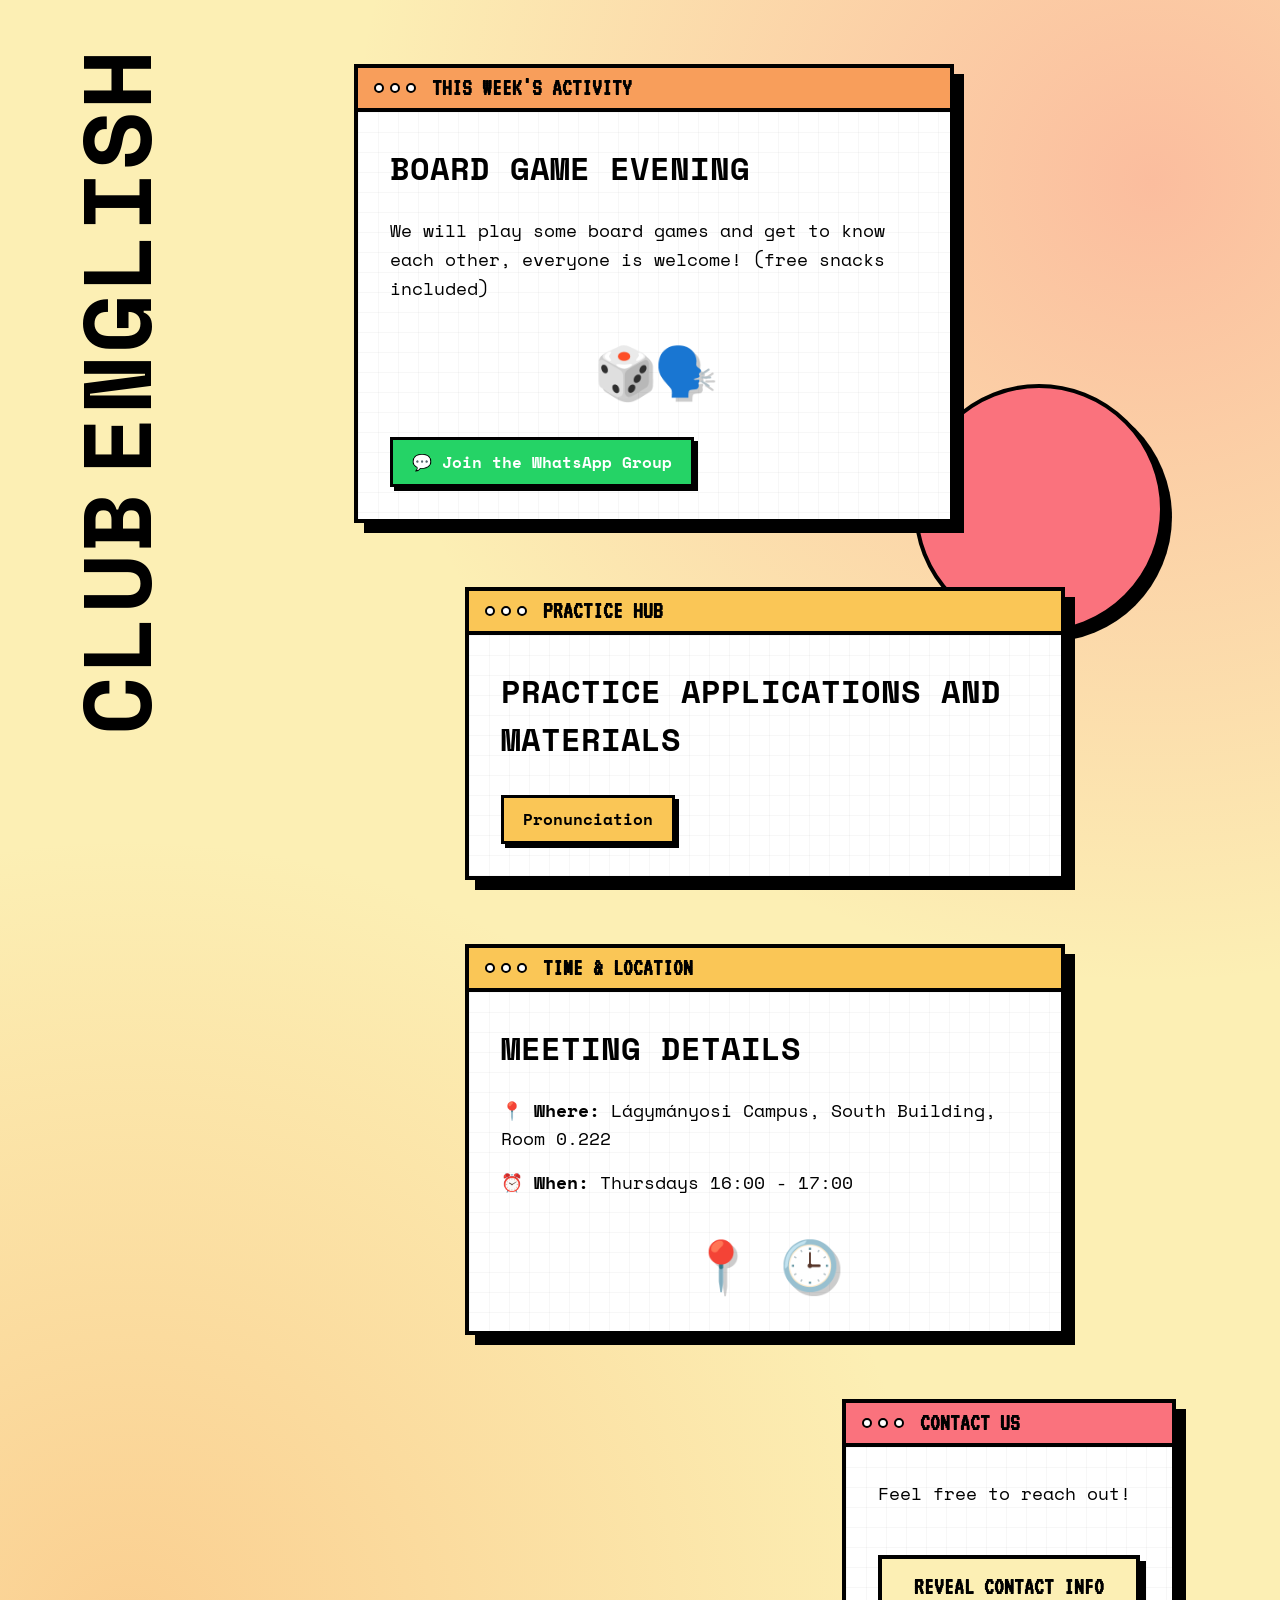
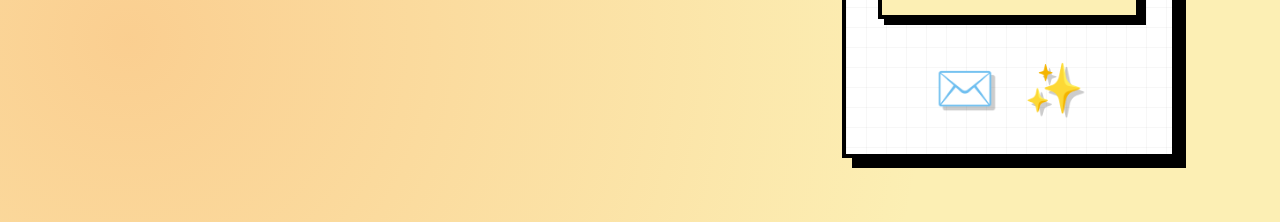
<file: index.html>
<!DOCTYPE html>
<html lang="en">
<head>
    <meta charset="UTF-8">
    <meta name="viewport" content="width=device-width, initial-scale=1.0">
    <title>English Club</title>
    <meta name="description" content="Weekly events and contact information for our school's English Club.">
    <link rel="stylesheet" href="style.css">
    <link href="https://fonts.googleapis.com/css2?family=VT323&family=Space+Mono:ital,wght@0,400;0,700;1,400;1,700&display=swap" rel="stylesheet">
</head>
<body>
    <div class="container">
        <aside class="sidebar">
            <h1 class="vertical-text">ENGLISH</h1>
            <h1 class="vertical-text club-text">CLUB</h1>
        </aside>

        <main class="content">
            <div class="window event-window">
                <div class="window-header">
                    <div class="window-dots">
                        <span></span>
                        <span></span>
                        <span></span>
                    </div>
                    <span class="window-title">THIS WEEK'S ACTIVITY</span>
                </div>
                <div class="window-content">
                    <h2>Board Game Evening</h2>
                    <p style="font-size:large;">We will play some board games and get to know each other, everyone is welcome! (free snacks included)</p>
                    <div class="pixel-art">🎲🗣️</div>
                    <div class="event-actions">
                        <a id="whatsapp-btn" href="#" class="whatsapp-btn">💬 Join the WhatsApp Group</a>
                    </div>
                </div>
            </div>

            <div class="window practice-window">
                <div class="window-header">
                    <div class="window-dots">
                        <span></span>
                        <span></span>
                        <span></span>
                    </div>
                    <span class="window-title">PRACTICE HUB</span>
                </div>
                <div class="window-content">
                    <h2>Practice Applications and Materials</h2>
                    <div class="event-actions">
                        <a href="./pronunciation-app/index.html" class="register-btn">Pronunciation</a>
                    </div>
                </div>
            </div>

            <div class="window location-window">
                <div class="window-header">
                    <div class="window-dots">
                        <span></span>
                        <span></span>
                        <span></span>
                    </div>
                    <span class="window-title">TIME & LOCATION</span>
                </div>
                <div class="window-content">
                    <h2>Meeting Details</h2>
                    <p><strong>📍 Where:</strong> Lágymányosi Campus, South Building, Room 0.222</p>
                    <p><strong>⏰ When:</strong> Thursdays 16:00 - 17:00</p>
                    <div class="pixel-art">📍 🕒</div>
                </div>
            </div>

            <div class="window contact-window">
                <div class="window-header">
                    <div class="window-dots">
                        <span></span>
                        <span></span>
                        <span></span>
                    </div>
                    <span class="window-title">CONTACT US</span>
                </div>
                <div class="window-content">
                    <p>Feel free to reach out!</p>
                    <div id="contact-container" class="contact-box">
                        <button id="reveal-btn" class="retro-btn">Reveal Contact Info</button>
                        <div id="contact-info" class="hidden"></div>
                    </div>
                    <div class="pixel-art">✉️ ✨</div>
                </div>
            </div>
            
            <div class="decorations">
                <div class="deco-box orange-box"></div>
                <div class="deco-box pink-circle"></div>
                <div class="deco-pattern"></div>
            </div>
        </main>
    </div>
    <script src="script.js"></script>
</body>
</html>
</file>
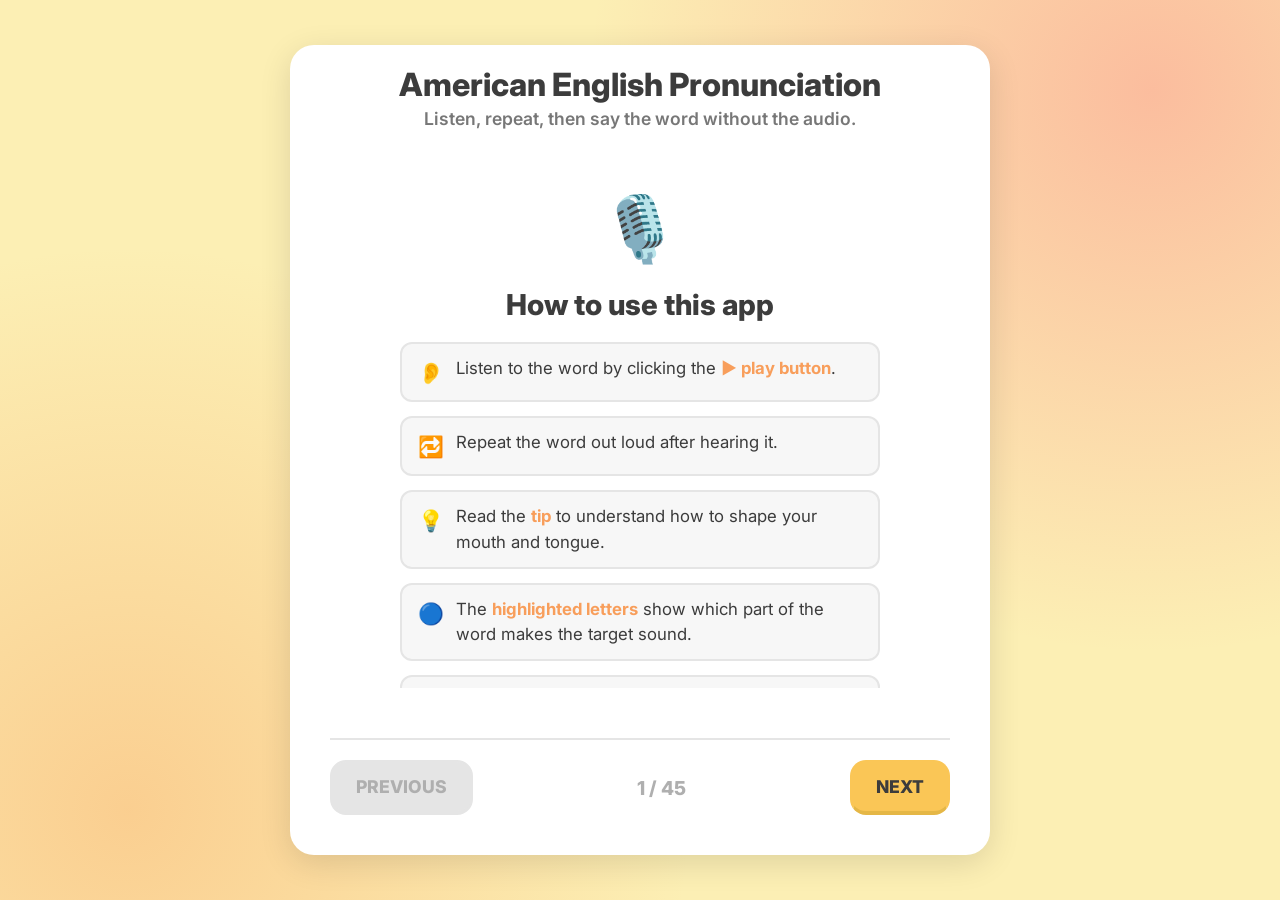
<file: pronunciation-app/index.html>
<!DOCTYPE html>
<html lang="en">
<head>
    <meta charset="UTF-8">
    <meta name="viewport" content="width=device-width, initial-scale=1.0">
    <title>American English Pronunciation</title>
    <meta name="description" content="Interactive American English Pronunciation Practice">
    <link rel="stylesheet" href="style.css">
    <link href="https://fonts.googleapis.com/css2?family=Inter:wght@400;600;800&display=swap" rel="stylesheet">
</head>
<body>
    <div class="app-container">
        <header class="app-header">
            <h1>American English Pronunciation</h1>
            <p>Listen, repeat, then say the word without the audio.</p>
        </header>

        <main id="slide-container" class="slide-container">
            <!-- Slide content will be injected here by JS -->
        </main>

        <nav class="navigation">
            <button id="prev-btn" class="nav-btn" disabled>Previous</button>
            <span id="slide-indicator">1 / 45</span>
            <button id="next-btn" class="nav-btn">Next</button>
        </nav>
    </div>
    <!-- Celebration Overlay -->
    <div id="celebration-overlay">
        <canvas id="confetti-canvas"></canvas>
        <div class="celebration-card fade-in">
            <div class="celebration-emoji">🏆</div>
            <h2>You did it!</h2>
            <p>You've practised all <strong>44 sounds</strong> of American English.<br>Keep it up and your pronunciation will be amazing!</p>
            <button class="celebration-btn" onclick="closeCelebration()">Start Over</button>
        </div>
    </div>
    <script src="main.js"></script>
</body>
</html>
</file>
<file: style.css>
:root {
    --bg-color: #fcefb4; /* Pale yellow */
    --window-bg: #ffffff;
    --text-color: #000000;
    --border-color: #000000;
    --pink: #fa727d;
    --orange: #f89e5b;
    --gold: #fac656;
}

* {
    box-sizing: border-box;
    margin: 0;
    padding: 0;
}

body {
    background-color: var(--bg-color);
    color: var(--text-color);
    font-family: 'Space Mono', monospace;
    background-image: 
        radial-gradient(circle at 10% 90%, rgba(248, 158, 91, 0.4) 0%, transparent 40%),
        radial-gradient(circle at 90% 10%, rgba(250, 114, 125, 0.4) 0%, transparent 40%);
    min-height: 100vh;
    overflow-x: hidden;
    position: relative;
    cursor: crosshair;
}

.container {
    display: flex;
    flex-wrap: wrap;
    max-width: 1200px;
    margin: 0 auto;
    padding: 2rem;
    min-height: 100vh;
}

.sidebar {
    width: 250px;
    display: flex;
    flex-direction: column;
    justify-content: flex-start;
    position: relative;
    z-index: 5;
}

.vertical-text {
    writing-mode: vertical-rl;
    text-orientation: mixed;
    transform: rotate(180deg);
    font-size: 6rem;
    font-weight: 900;
    line-height: 0.9;
    margin-top: 1rem;
    letter-spacing: 2px;
    text-transform: uppercase;
    font-family: 'Space Mono', monospace, sans-serif;
}

.club-text {
    color: var(--text-color);
}

.subtitle {
    margin-top: 2rem;
    font-size: 1.5rem;
    font-weight: bold;
    font-family: 'VT323', monospace;
    font-size: 2.5rem;
}

.content {
    flex: 1;
    display: flex;
    flex-direction: column;
    gap: 4rem;
    padding: 2rem;
    position: relative;
    min-width: 300px;
}

@keyframes float {
    0% { transform: translateY(0px) rotate(0deg); }
    25% { transform: translateY(-5px) rotate(1deg); }
    50% { transform: translateY(-10px) rotate(0deg); }
    75% { transform: translateY(-5px) rotate(-1deg); }
    100% { transform: translateY(0px) rotate(0deg); }
}

.window {
    background: var(--window-bg);
    border: 4px solid var(--border-color);
    box-shadow: 10px 10px 0 rgba(0,0,0,1);
    position: relative;
    z-index: 10;
    animation: float 8s ease-in-out infinite;
    max-width: 600px;
}

.event-window {
    align-self: flex-start;
    animation-delay: 0s;
}

.practice-window {
    align-self: center;
    animation-delay: 1s;
}

.location-window {
    align-self: center;
    animation-delay: 2s;
}

.contact-window {
    align-self: flex-end;
    animation-delay: 3s;
}

.window-header {
    background: var(--gold);
    border-bottom: 4px solid var(--border-color);
    padding: 0.5rem 1rem;
    display: flex;
    gap: 1rem;
    font-weight: bold;
    font-family: 'VT323', monospace;
    font-size: 1.5rem;
    align-items: center;
}

.window-dots {
    display: flex;
    gap: 6px;
    align-items: center;
    flex-shrink: 0;
}

.window-dots span {
    width: 10px;
    height: 10px;
    border-radius: 50%;
    border: 2px solid var(--border-color);
    background: #ffffff;
    display: inline-block;
}

.event-window .window-header {
    background: var(--orange);
}

.contact-window .window-header {
    background: var(--pink);
}

.window-content {
    padding: 2rem;
    display: flex;
    flex-direction: column;
    gap: 1rem;
    background-image: linear-gradient(rgba(0,0,0,0.03) 1px, transparent 1px),
    linear-gradient(90deg, rgba(0,0,0,0.03) 1px, transparent 1px);
    background-size: 20px 20px;
}

.window-content h2 {
    font-size: 2rem;
    text-transform: uppercase;
    font-weight: 900;
    margin-bottom: 0.5rem;
}

.window-content p {
    font-size: 1.1rem;
    line-height: 1.6;
}

.pixel-art {
    font-size: 3rem;
    align-self: center;
    margin-top: 1rem;
    filter: drop-shadow(4px 4px 0px rgba(0,0,0,0.2));
}

.retro-btn {
    background: var(--bg-color);
    border: 4px solid var(--border-color);
    padding: 1rem 2rem;
    font-family: 'VT323', monospace;
    font-weight: bold;
    font-size: 1.5rem;
    cursor: pointer;
    box-shadow: 6px 6px 0 rgba(0,0,0,1);
    transition: all 0.1s;
    text-transform: uppercase;
    margin-top: 1rem;
}

.retro-btn:hover {
    background: var(--gold);
}

.retro-btn:active {
    transform: translate(6px, 6px);
    box-shadow: 0 0 0 rgba(0,0,0,1);
}

.contact-box {
    margin-top: 1rem;
    text-align: center;
}

.hidden {
    display: none !important;
}

#contact-info {
    margin-top: 1rem;
    padding: 1.5rem;
    background: var(--gold);
    border: 4px dashed var(--border-color);
    font-size: 1.5rem;
    font-weight: bold;
    font-family: 'Space Mono', monospace;
    animation: popIn 0.3s cubic-bezier(0.175, 0.885, 0.32, 1.275);
}

#contact-info a {
    color: var(--text-color);
    text-decoration: none;
    border-bottom: 2px solid var(--text-color);
}

#contact-info a:hover {
    background: var(--text-color);
    color: var(--gold);
}

.whatsapp-btn {
    display: inline-block;
    margin-top: 0.5rem;
    background: #25D366 !important;
    color: #ffffff !important;
    border: 3px solid var(--border-color);
    padding: 0.6rem 1.2rem;
    font-family: 'Space Mono', monospace;
    font-weight: bold;
    font-size: 1rem;
    text-decoration: none !important;
    box-shadow: 4px 4px 0 rgba(0,0,0,1);
    transition: all 0.1s;
}

.whatsapp-btn:hover {
    background: #1eaa53 !important;
    color: #ffffff !important;
    transform: translate(-2px, -2px);
    box-shadow: 6px 6px 0 rgba(0,0,0,1);
}

.whatsapp-btn:active {
    transform: translate(2px, 2px);
    box-shadow: 2px 2px 0 rgba(0,0,0,1);
}

.event-actions {
    display: flex;
    flex-wrap: wrap;
    gap: 0.8rem;
    margin-top: 0.5rem;
}

.register-btn {
    display: inline-block;
    background: var(--gold) !important;
    color: var(--text-color) !important;
    border: 3px solid var(--border-color);
    padding: 0.6rem 1.2rem;
    font-family: 'Space Mono', monospace;
    font-weight: bold;
    font-size: 1rem;
    text-decoration: none !important;
    box-shadow: 4px 4px 0 rgba(0,0,0,1);
    transition: all 0.1s;
}

.register-btn:hover {
    background: #e5b746 !important;
    color: var(--text-color) !important;
    transform: translate(-2px, -2px);
    box-shadow: 6px 6px 0 rgba(0,0,0,1);
}

.register-btn:active {
    transform: translate(2px, 2px);
    box-shadow: 2px 2px 0 rgba(0,0,0,1);
}

@keyframes popIn {
    0% { transform: scale(0.8); opacity: 0; }
    100% { transform: scale(1); opacity: 1; }
}

/* Background Decorations */
.decorations {
    position: absolute;
    top: 0;
    left: 0;
    width: 100%;
    height: 100%;
    pointer-events: none;
    z-index: 1;
}

.deco-box {
    position: absolute;
    border: 4px solid var(--border-color);
}

.orange-box {
    width: 150px;
    height: 150px;
    background: var(--orange);
    bottom: 10%;
    right: 10%;
    box-shadow: 8px 8px 0 rgba(0,0,0,1);
    transform: rotate(15deg);
}

.pink-circle {
    width: 250px;
    height: 250px;
    background: var(--pink);
    border-radius: 50%;
    top: 20%;
    right: 5%;
    box-shadow: 8px 8px 0 rgba(0,0,0,1);
}

@media (max-width: 768px) {
    html, body {
        overflow-x: hidden;
    }

    .container {
        flex-direction: column;
        padding: 1rem;
        padding-bottom: 4rem;
        min-height: auto;
    }
    
    .vertical-text {
        writing-mode: horizontal-tb;
        transform: none;
        font-size: 2.8rem;
        margin-top: 0;
        letter-spacing: 0px;
    }
    
    .sidebar {
        width: 100%;
        margin-bottom: 1.5rem;
    }

    .content {
        padding: 0;
        gap: 2rem;
    }
    
    .window {
        width: 100%;
        max-width: 100%;
        align-self: center;
        box-shadow: 6px 6px 0 rgba(0,0,0,1);
    }
    
    .window-header {
        font-size: 1.1rem;
        padding: 0.4rem 0.8rem;
    }

    .window-content {
        padding: 1rem;
    }

    .window-content h2 {
        font-size: 1.3rem;
    }

    .window-content p {
        font-size: 0.9rem;
    }

    .retro-btn {
        font-size: 1rem;
        padding: 0.6rem 1rem;
        box-shadow: 4px 4px 0 rgba(0,0,0,1);
    }

    #contact-info {
        font-size: 0.95rem;
        padding: 0.8rem;
        word-break: break-word;
    }

    .decorations {
        display: none;
    }
}
</file>
<file: pronunciation-app/style.css>
* {
    box-sizing: border-box;
    margin: 0;
    padding: 0;
}

body {
    font-family: 'Inter', sans-serif;
    background-color: #fcefb4;
    background-image: 
        radial-gradient(circle at 10% 90%, rgba(248, 158, 91, 0.4) 0%, transparent 40%),
        radial-gradient(circle at 90% 10%, rgba(250, 114, 125, 0.4) 0%, transparent 40%);
    min-height: 100dvh;
    display: flex;
    justify-content: center;
    align-items: center;
    color: #3c3c3c;
}

.app-container {
    background: #ffffff;
    padding: 20px 40px 40px 40px;
    width: 100%;
    max-width: 700px;
    height: 90dvh;
    max-height: 900px;
    display: flex;
    flex-direction: column;
    gap: 20px;
    border-radius: 24px;
    box-shadow: 0 8px 32px rgba(0,0,0,0.12);
}

.app-header {
    text-align: center;
    margin-bottom: 10px;
}

.app-header h1 {
    font-size: clamp(1.2rem, 4vw, 2rem);
    font-weight: 800;
    margin-bottom: 4px;
    color: #3c3c3c;
}

.app-header p {
    font-size: clamp(0.8rem, 2.5vw, 1.1rem);
    color: #777777;
    font-weight: 600;
}

.slide-container {
    background: #ffffff;
    border-radius: 20px;
    padding: 30px;
    flex-grow: 1;
    display: flex;
    flex-direction: column;
    align-items: center;
    justify-content: center;
    text-align: center;
    position: relative;
    overflow: hidden;
}

/* Animations */
.fade-in {
    animation: fadeIn 0.3s ease-out forwards;
}
@keyframes fadeIn {
    from { opacity: 0; transform: translateX(20px); }
    to { opacity: 1; transform: translateX(0); }
}

.category {
    font-size: clamp(0.75rem, 2vw, 1.1rem);
    text-transform: uppercase;
    letter-spacing: 1.5px;
    color: #afafaf;
    margin-bottom: 6px;
    font-weight: 800;
}

.subcategory {
    font-size: clamp(1.3rem, 4vw, 2.2rem);
    font-weight: 800;
    margin-bottom: 8px;
    color: #3c3c3c;
}

.phoneme {
    font-size: clamp(1.6rem, 5vw, 2.5rem);
    font-weight: 800;
    color: #f89e5b;
    margin-bottom: 14px;
    background: #ffffff;
    padding: 6px 24px;
    border-radius: 16px;
    border: 2px solid #e5e5e5;
    border-bottom: 4px solid #e5e5e5;
}

.pronunciation-tip {
    background: #fff8e8;
    border: 2px solid #fac656;
    padding: clamp(8px, 2vw, 15px) clamp(10px, 2.5vw, 20px);
    margin-bottom: clamp(12px, 2.5vw, 30px);
    border-radius: 16px;
    text-align: left;
    font-size: clamp(0.8rem, 2.2vw, 1.1rem);
    line-height: 1.45;
    color: #3c3c3c;
    max-width: 600px;
    display: flex;
    align-items: flex-start;
    gap: 8px;
}

.pronunciation-tip strong {
    color: #f89e5b;
}

.words-grid {
    display: grid;
    grid-template-columns: repeat(auto-fit, minmax(min(180px, 40%), 1fr));
    gap: clamp(10px, 2vw, 20px);
    width: 100%;
}

.word-card {
    background: #ffffff;
    border: 2px solid #e5e5e5;
    border-bottom: 4px solid #e5e5e5;
    border-radius: 16px;
    padding: clamp(12px, 2.5vw, 20px);
    display: flex;
    flex-direction: column;
    align-items: center;
    gap: clamp(8px, 1.5vw, 15px);
    transition: transform 0.1s;
}

.word-text {
    font-size: clamp(1.2rem, 4vw, 1.8rem);
    font-weight: 800;
    color: #3c3c3c;
}

.highlight {
    color: #3c3c3c;
    background-color: rgba(248, 158, 91, 0.3);
    padding: 0 4px;
    border-radius: 6px;
    border-bottom: 2px solid #f89e5b;
}

.play-btn {
    background: #26c9a8;
    color: white;
    border: none;
    border-radius: 16px;
    width: 100%;
    height: clamp(38px, 6vw, 50px);
    font-size: clamp(0.85rem, 2.5vw, 1.2rem);
    font-weight: 800;
    text-transform: uppercase;
    font-family: 'Inter', sans-serif;
    cursor: pointer;
    display: flex;
    justify-content: center;
    align-items: center;
    border-bottom: 4px solid #1aa88b;
    transition: transform 0.1s, border-bottom 0.1s, margin-bottom 0.1s;
}

.play-btn:hover {
    background: #32d6b4;
}

.play-btn:active {
    transform: translateY(4px);
    border-bottom: 0px solid #e05a65;
    margin-bottom: 4px;
}

.play-btn svg {
    margin-left: 5px;
    fill: currentColor;
}

.navigation {
    display: flex;
    justify-content: space-between;
    align-items: center;
    padding-top: 20px;
    border-top: 2px solid #e5e5e5;
}

.nav-btn {
    background: #ffffff;
    border: 2px solid #e5e5e5;
    border-bottom: 4px solid #e5e5e5;
    color: #afafaf;
    padding: clamp(8px, 2vw, 14px) clamp(14px, 3vw, 24px);
    border-radius: 16px;
    font-size: clamp(0.85rem, 2.5vw, 1.1rem);
    font-weight: 800;
    font-family: 'Inter', sans-serif;
    text-transform: uppercase;
    cursor: pointer;
    transition: transform 0.1s, border-bottom 0.1s, background 0.1s, color 0.1s;
}

.nav-btn:hover:not(:disabled) {
    background: #f7f7f7;
    color: #777777;
}

.nav-btn:active:not(:disabled) {
    transform: translateY(2px);
    border-bottom: 2px solid #e5e5e5;
    margin-bottom: 2px;
}

#next-btn {
    background: #fac656;
    border: 2px solid #fac656;
    border-bottom: 4px solid #e5b746;
    color: #3c3c3c;
}

#next-btn:hover:not(:disabled) {
    background: #fccf6e;
    color: #3c3c3c;
}

#next-btn:active:not(:disabled) {
    transform: translateY(4px);
    border-bottom: 0px solid #e5b746;
    margin-bottom: 4px;
}

.nav-btn:disabled {
    background: #e5e5e5;
    border: 2px solid #e5e5e5;
    border-bottom: 4px solid #e5e5e5;
    color: #afafaf;
    cursor: not-allowed;
    transform: none;
}

#slide-indicator {
    font-size: 1.2rem;
    font-weight: 800;
    color: #afafaf;
}
/* Intro slide */
.intro-slide {
    width: 100%;
    display: flex;
    flex-direction: column;
    align-items: center;
    text-align: center;
    gap: 20px;
}

.intro-icon {
    font-size: 4rem;
    animation: bounceIn 0.5s cubic-bezier(0.36, 0.07, 0.19, 0.97);
}

.intro-title {
    font-size: 1.8rem;
    font-weight: 800;
    color: #3c3c3c;
}

.intro-steps {
    list-style: none;
    text-align: left;
    display: flex;
    flex-direction: column;
    gap: 14px;
    max-width: 480px;
    width: 100%;
}

.intro-steps li {
    display: flex;
    align-items: flex-start;
    gap: 12px;
    font-size: 1.05rem;
    color: #3c3c3c;
    line-height: 1.5;
    background: #f7f7f7;
    border: 2px solid #e5e5e5;
    border-radius: 12px;
    padding: 12px 16px;
}

.intro-step-icon {
    font-size: 1.3rem;
    flex-shrink: 0;
    margin-top: 1px;
}

.intro-steps strong {
    color: #f89e5b;
}

.intro-footer {
    font-size: 1rem;
    color: #afafaf;
    font-weight: 600;
}

.intro-footer strong {
    color: #3c3c3c;
}

/* Finish button — same shape as next-btn but with teal to stand out */
.finish-btn {
    background: #26c9a8 !important;
    border: 2px solid #26c9a8 !important;
    border-bottom: 4px solid #1aa88b !important;
    color: white !important;
    animation: pulse 1.2s ease-in-out infinite;
}

.finish-btn:hover:not(:disabled) {
    background: #32d6b4 !important;
    color: white !important;
}

@keyframes pulse {
    0%, 100% { transform: scale(1); }
    50% { transform: scale(1.05); }
}

/* Celebration overlay */
#celebration-overlay {
    display: none;
    position: fixed;
    inset: 0;
    background: rgba(0, 0, 0, 0.55);
    z-index: 100;
    justify-content: center;
    align-items: center;
}

#celebration-overlay.visible {
    display: flex;
}

#confetti-canvas {
    position: absolute;
    inset: 0;
    width: 100%;
    height: 100%;
    pointer-events: none;
}

.celebration-card {
    position: relative;
    z-index: 101;
    background: #ffffff;
    border-radius: 24px;
    padding: 50px 60px;
    text-align: center;
    box-shadow: 0 16px 48px rgba(0, 0, 0, 0.25);
    max-width: 440px;
    width: 90%;
}

.celebration-emoji {
    font-size: 5rem;
    margin-bottom: 20px;
    animation: bounceIn 0.6s cubic-bezier(0.36, 0.07, 0.19, 0.97);
}

@keyframes bounceIn {
    0%   { transform: scale(0); }
    60%  { transform: scale(1.2); }
    100% { transform: scale(1); }
}

.celebration-card h2 {
    font-size: 2.2rem;
    font-weight: 800;
    color: #3c3c3c;
    margin-bottom: 16px;
}

.celebration-card p {
    font-size: 1.1rem;
    color: #777777;
    line-height: 1.6;
    margin-bottom: 30px;
}

.celebration-card p strong {
    color: #f89e5b;
}

.celebration-btn {
    background: #26c9a8;
    color: white;
    border: none;
    border-radius: 16px;
    padding: 16px 40px;
    font-size: 1.1rem;
    font-weight: 800;
    font-family: 'Inter', sans-serif;
    text-transform: uppercase;
    cursor: pointer;
    border-bottom: 4px solid #1aa88b;
    transition: transform 0.1s, border-bottom 0.1s, margin-bottom 0.1s;
}

.celebration-btn:hover {
    background: #32d6b4;
}

.celebration-btn:active {
    transform: translateY(4px);
    border-bottom: 0px solid #1aa88b;
    margin-bottom: 4px;
}

/* ── Mobile: fill the full viewport, collapse spacing ── */
@media (max-width: 600px) {
    body {
        align-items: stretch;
        background-image: none; /* remove blobs to save paint cost */
    }

    .app-container {
        height: 100dvh;
        max-height: none;
        border-radius: 0;
        box-shadow: none;
        padding: 14px 16px 20px 16px;
        gap: 10px;
    }

    .app-header {
        margin-bottom: 0;
    }

    .app-header h1 {
        font-size: 1.1rem;
        margin-bottom: 2px;
    }

    .app-header p {
        font-size: 0.78rem;
    }

    .slide-container {
        padding: 16px 12px;
        border-radius: 14px;
    }

    .category {
        font-size: 0.7rem;
        margin-bottom: 2px;
        letter-spacing: 1px;
    }

    .subcategory {
        font-size: 1.2rem;
        margin-bottom: 4px;
    }

    .phoneme {
        font-size: 1.5rem;
        padding: 4px 18px;
        margin-bottom: 8px;
    }

    .pronunciation-tip {
        font-size: 0.78rem;
        padding: 8px 10px;
        margin-bottom: 10px;
        line-height: 1.4;
        border-radius: 10px;
    }

    .words-grid {
        grid-template-columns: repeat(2, 1fr);
        gap: 10px;
    }

    .word-card {
        padding: 12px 8px;
        gap: 8px;
        border-radius: 12px;
    }

    .word-text {
        font-size: 1.2rem;
    }

    .play-btn {
        height: 36px;
        font-size: 0.8rem;
        border-radius: 10px;
    }

    .navigation {
        padding-top: 10px;
    }

    .nav-btn {
        padding: 10px 16px;
        font-size: 0.85rem;
        border-radius: 12px;
    }

    #slide-indicator {
        font-size: 0.9rem;
    }

    /* Intro slide on mobile */
    .intro-steps {
        gap: 8px;
    }

    .intro-steps li {
        font-size: 0.82rem;
        padding: 8px 10px;
        border-radius: 10px;
        gap: 8px;
    }

    .intro-step-icon {
        font-size: 1rem;
    }

    .intro-title {
        font-size: 1.3rem;
    }

    .intro-icon {
        font-size: 2.8rem;
    }

    .intro-footer {
        font-size: 0.8rem;
    }
}
</file>
